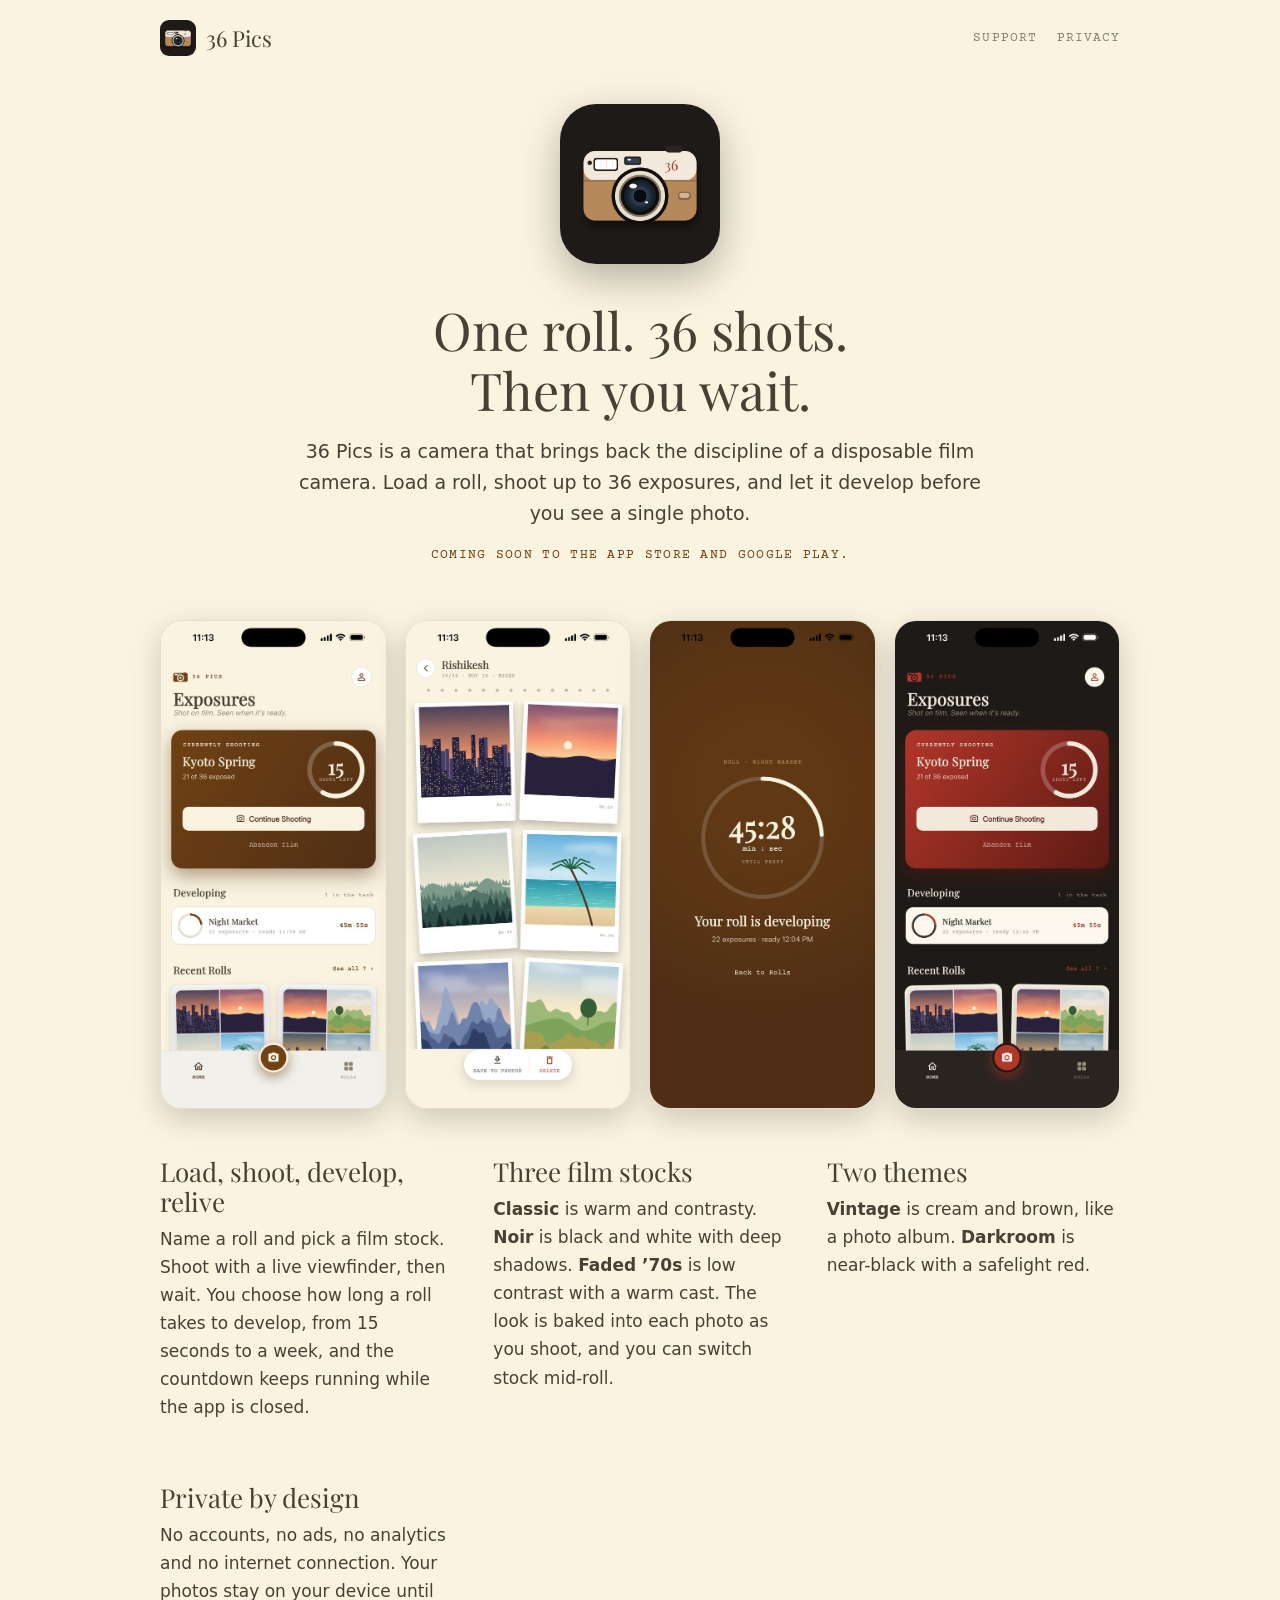
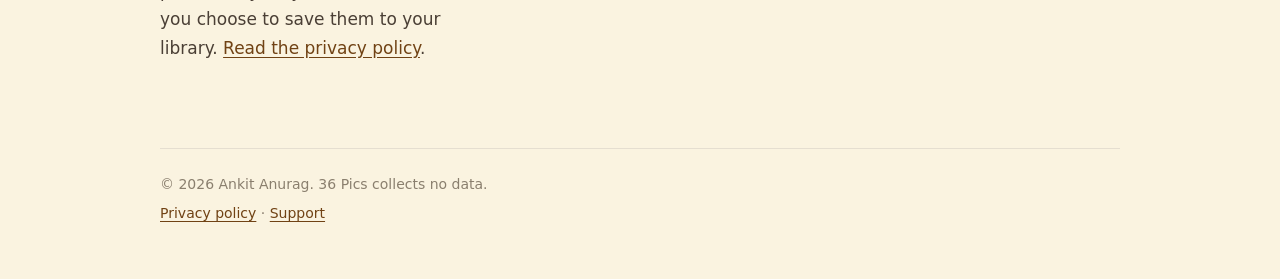
<file: site/index.html>
<!doctype html>
<html lang="en">
<head>
<meta charset="utf-8">
<meta name="viewport" content="width=device-width, initial-scale=1">
<title>36 Pics: one roll, 36 shots</title>
<meta name="description" content="A minimal film-style camera. Shoot one roll of 36, let it develop, then relive it. No accounts, no ads, no tracking.">
<link rel="canonical" href="https://36pics.toormai.com/">
<link rel="icon" type="image/png" href="img/icon-192.png">
<link rel="apple-touch-icon" href="img/icon-192.png">
<meta property="og:title" content="36 Pics: one roll, 36 shots">
<meta property="og:description" content="A minimal film-style camera. Shoot one roll of 36, let it develop, then relive it. No accounts, no ads, no tracking.">
<meta property="og:image" content="https://36pics.toormai.com/img/icon-512.png">
<meta name="theme-color" content="#FAF3E0">
<link rel="stylesheet" href="style.css">
</head>
<body>
<header class="top">
  <a class="brand" href="./"><img src="img/icon-192.png" alt="" width="36" height="36"><span>36 Pics</span></a>
  <nav><a href="support/">Support</a><a href="privacy/">Privacy</a></nav>
</header>
<main>

<section class="hero">
  <img class="icon" src="img/icon-512.png" alt="36 Pics app icon" width="160" height="160">
  <h1>One roll. 36 shots.<br>Then you wait.</h1>
  <p class="lede">36 Pics is a camera that brings back the discipline of a disposable film camera.
  Load a roll, shoot up to 36 exposures, and let it develop before you see a single photo.</p>
  <p class="soon">Coming soon to the App Store and Google Play.</p>
</section>

<section class="shots" aria-label="Screenshots">
  <img src="img/home.jpg" alt="Home screen showing the roll in the camera and a roll developing" width="270" height="587" loading="lazy">
  <img src="img/gallery.jpg" alt="A developed roll shown as polaroid prints" width="270" height="587" loading="lazy">
  <img src="img/developing.jpg" alt="Countdown while a roll develops" width="270" height="587" loading="lazy">
  <img src="img/darkroom.jpg" alt="Home screen in the Darkroom theme" width="270" height="587" loading="lazy">
</section>

<section class="cols">
  <div>
    <h2>Load, shoot, develop, relive</h2>
    <p>Name a roll and pick a film stock. Shoot with a live viewfinder, then wait. You choose how long a roll
    takes to develop, from 15 seconds to a week, and the countdown keeps running while the app is closed.</p>
  </div>
  <div>
    <h2>Three film stocks</h2>
    <p><strong>Classic</strong> is warm and contrasty. <strong>Noir</strong> is black and white with deep shadows.
    <strong>Faded &rsquo;70s</strong> is low contrast with a warm cast. The look is baked into each photo as you shoot,
    and you can switch stock mid-roll.</p>
  </div>
  <div>
    <h2>Two themes</h2>
    <p><strong>Vintage</strong> is cream and brown, like a photo album. <strong>Darkroom</strong> is near-black with
    a safelight red.</p>
  </div>
  <div>
    <h2>Private by design</h2>
    <p>No accounts, no ads, no analytics and no internet connection. Your photos stay on your device until you
    choose to save them to your library. <a href="privacy/">Read the privacy policy</a>.</p>
  </div>
</section>

</main>
<footer>
  <p>&copy; 2026 Ankit Anurag. 36 Pics collects no data.</p>
  <p><a href="privacy/">Privacy policy</a> &middot; <a href="support/">Support</a></p>
</footer>
</body>
</html>
</file>
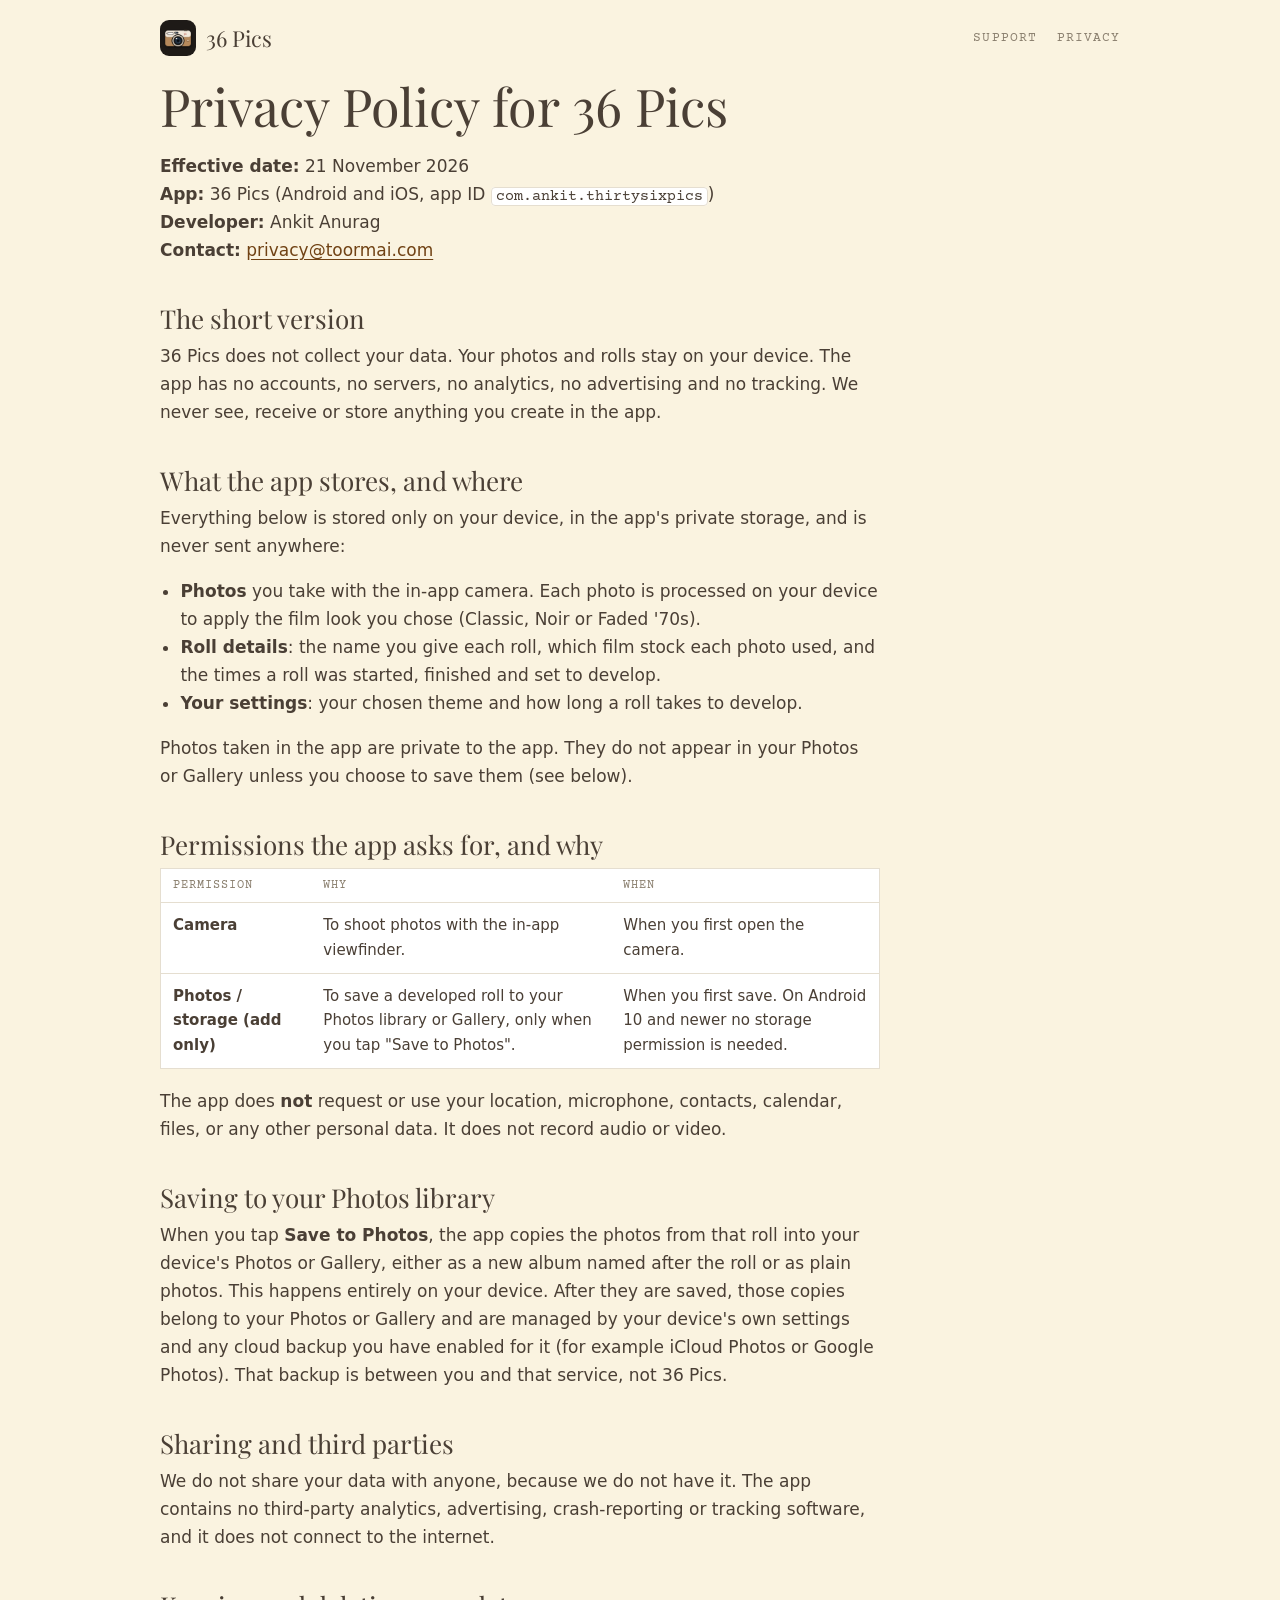
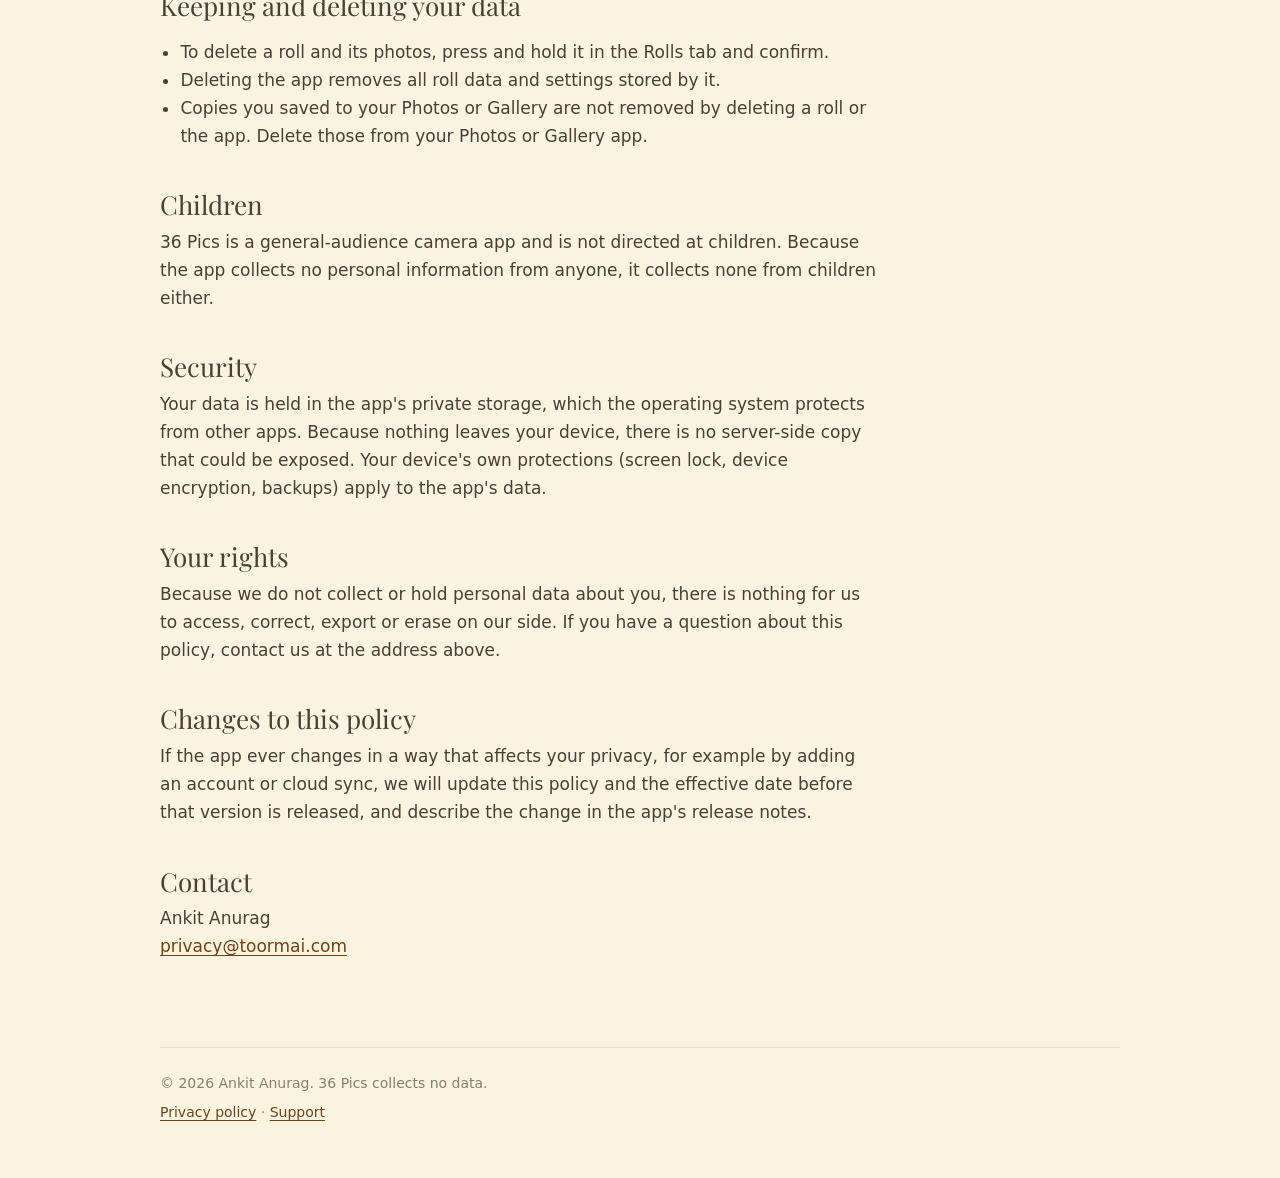
<file: site/privacy/index.html>
<!doctype html>
<html lang="en">
<head>
<meta charset="utf-8">
<meta name="viewport" content="width=device-width, initial-scale=1">
<title>Privacy Policy: 36 Pics</title>
<meta name="description" content="36 Pics does not collect your data. Your photos and rolls stay on your device.">
<link rel="canonical" href="https://36pics.toormai.com/privacy/">
<link rel="icon" type="image/png" href="../img/icon-192.png">
<link rel="apple-touch-icon" href="../img/icon-192.png">
<meta property="og:title" content="Privacy Policy: 36 Pics">
<meta property="og:description" content="36 Pics does not collect your data. Your photos and rolls stay on your device.">
<meta property="og:image" content="https://36pics.toormai.com/img/icon-512.png">
<meta name="theme-color" content="#FAF3E0">
<link rel="stylesheet" href="../style.css">
</head>
<body>
<header class="top">
  <a class="brand" href="../"><img src="../img/icon-192.png" alt="" width="36" height="36"><span>36 Pics</span></a>
  <nav><a href="../support/">Support</a><a href="../privacy/">Privacy</a></nav>
</header>
<main>
<article class="doc"><h1>Privacy Policy for 36 Pics</h1>
<p><strong>Effective date:</strong> 21 November 2026<br>
<strong>App:</strong> 36 Pics (Android and iOS, app ID <code>com.ankit.thirtysixpics</code>)<br>
<strong>Developer:</strong> Ankit Anurag<br>
<strong>Contact:</strong> <a href="mailto:privacy@toormai.com">privacy@toormai.com</a></p>
<h2>The short version</h2>
<p>36 Pics does not collect your data. Your photos and rolls stay on your device. The app has no accounts, no servers, no analytics, no advertising and no tracking. We never see, receive or store anything you create in the app.</p>
<h2>What the app stores, and where</h2>
<p>Everything below is stored only on your device, in the app's private storage, and is never sent anywhere:</p>
<ul><li><strong>Photos</strong> you take with the in-app camera. Each photo is processed on your device to apply the film look you chose (Classic, Noir or Faded '70s).</li><li><strong>Roll details</strong>: the name you give each roll, which film stock each photo used, and the times a roll was started, finished and set to develop.</li><li><strong>Your settings</strong>: your chosen theme and how long a roll takes to develop.</li></ul>
<p>Photos taken in the app are private to the app. They do not appear in your Photos or Gallery unless you choose to save them (see below).</p>
<h2>Permissions the app asks for, and why</h2>
<div class="table"><table><thead><tr><th>Permission</th><th>Why</th><th>When</th></tr></thead><tbody><tr><td><strong>Camera</strong></td><td>To shoot photos with the in-app viewfinder.</td><td>When you first open the camera.</td></tr><tr><td><strong>Photos / storage (add only)</strong></td><td>To save a developed roll to your Photos library or Gallery, only when you tap "Save to Photos".</td><td>When you first save. On Android 10 and newer no storage permission is needed.</td></tr></tbody></table></div>
<p>The app does <strong>not</strong> request or use your location, microphone, contacts, calendar, files, or any other personal data. It does not record audio or video.</p>
<h2>Saving to your Photos library</h2>
<p>When you tap <strong>Save to Photos</strong>, the app copies the photos from that roll into your device's Photos or Gallery, either as a new album named after the roll or as plain photos. This happens entirely on your device. After they are saved, those copies belong to your Photos or Gallery and are managed by your device's own settings and any cloud backup you have enabled for it (for example iCloud Photos or Google Photos). That backup is between you and that service, not 36 Pics.</p>
<h2>Sharing and third parties</h2>
<p>We do not share your data with anyone, because we do not have it. The app contains no third-party analytics, advertising, crash-reporting or tracking software, and it does not connect to the internet.</p>
<h2>Keeping and deleting your data</h2>
<ul><li>To delete a roll and its photos, press and hold it in the Rolls tab and confirm.</li><li>Deleting the app removes all roll data and settings stored by it.</li><li>Copies you saved to your Photos or Gallery are not removed by deleting a roll or the app. Delete those from your Photos or Gallery app.</li></ul>
<h2>Children</h2>
<p>36 Pics is a general-audience camera app and is not directed at children. Because the app collects no personal information from anyone, it collects none from children either.</p>
<h2>Security</h2>
<p>Your data is held in the app's private storage, which the operating system protects from other apps. Because nothing leaves your device, there is no server-side copy that could be exposed. Your device's own protections (screen lock, device encryption, backups) apply to the app's data.</p>
<h2>Your rights</h2>
<p>Because we do not collect or hold personal data about you, there is nothing for us to access, correct, export or erase on our side. If you have a question about this policy, contact us at the address above.</p>
<h2>Changes to this policy</h2>
<p>If the app ever changes in a way that affects your privacy, for example by adding an account or cloud sync, we will update this policy and the effective date before that version is released, and describe the change in the app's release notes.</p>
<h2>Contact</h2>
<p>Ankit Anurag<br>
<a href="mailto:privacy@toormai.com">privacy@toormai.com</a></p></article>
</main>
<footer>
  <p>&copy; 2026 Ankit Anurag. 36 Pics collects no data.</p>
  <p><a href="../privacy/">Privacy policy</a> &middot; <a href="../support/">Support</a></p>
</footer>
</body>
</html>
</file>
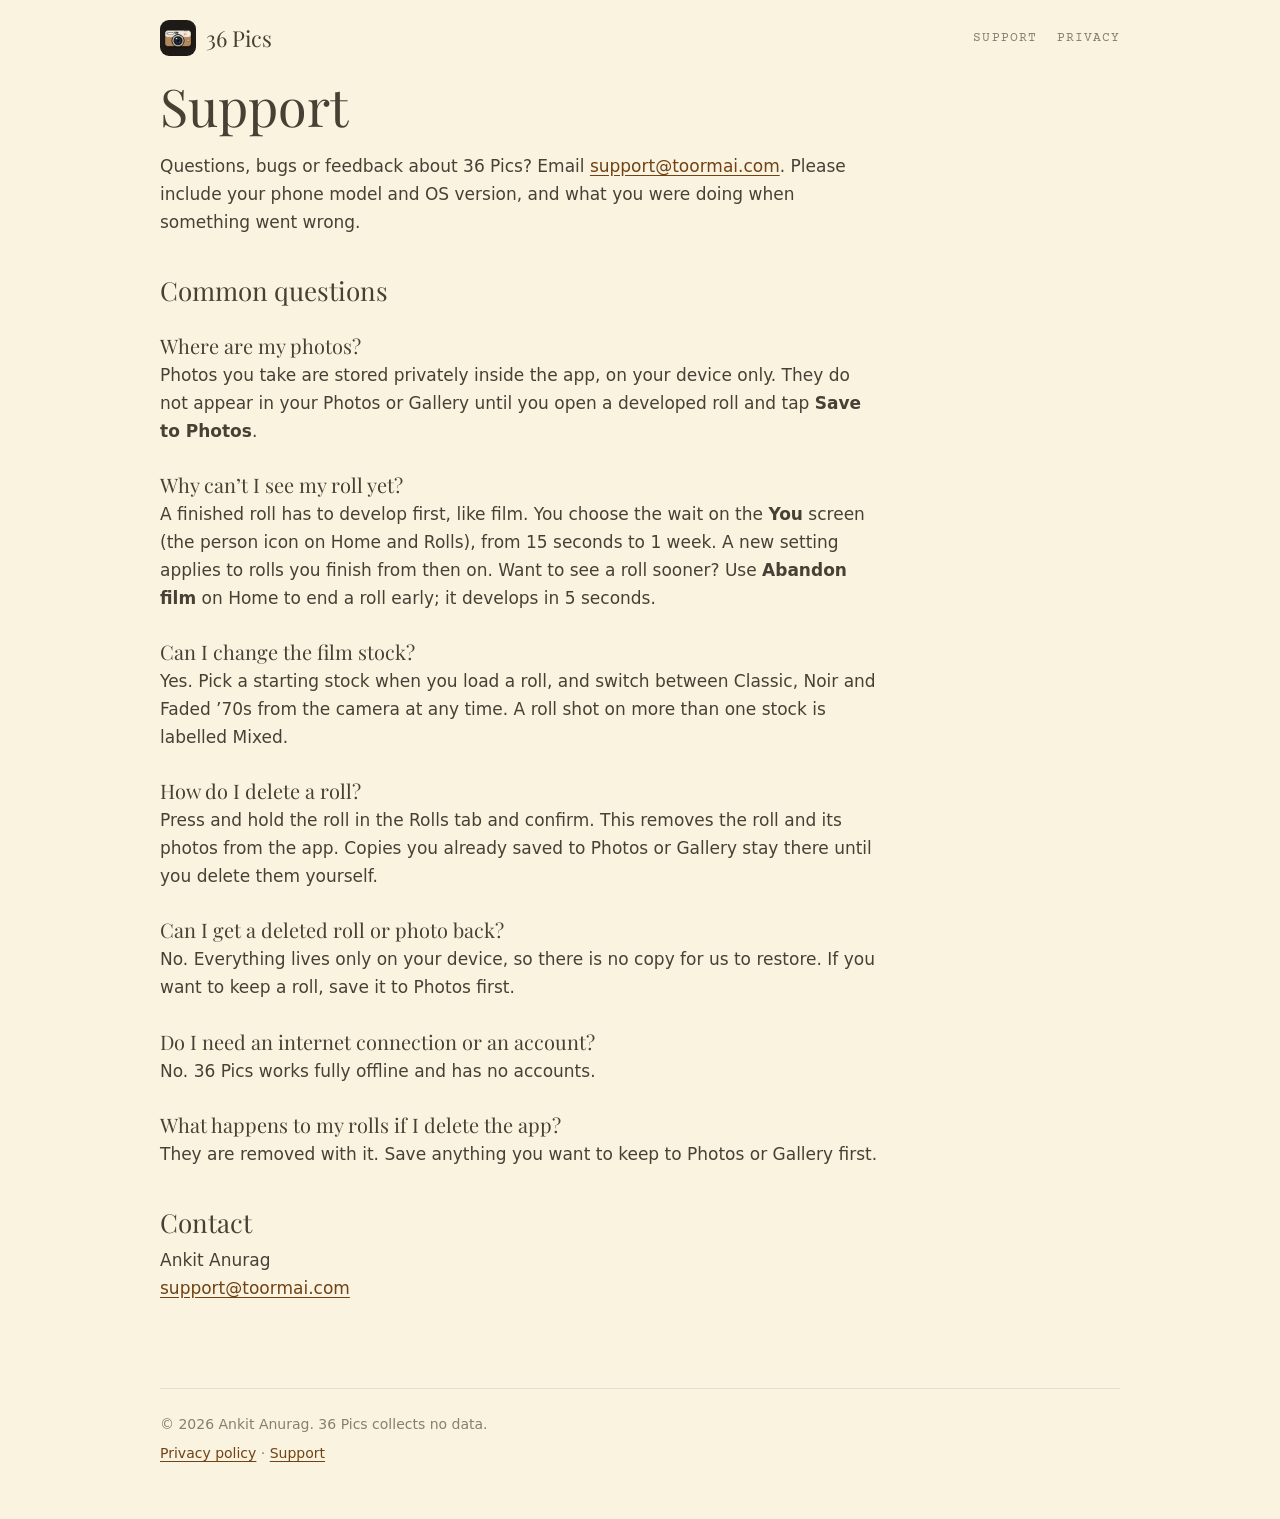
<file: site/support/index.html>
<!doctype html>
<html lang="en">
<head>
<meta charset="utf-8">
<meta name="viewport" content="width=device-width, initial-scale=1">
<title>Support: 36 Pics</title>
<meta name="description" content="Help and contact for 36 Pics.">
<link rel="canonical" href="https://36pics.toormai.com/support/">
<link rel="icon" type="image/png" href="../img/icon-192.png">
<link rel="apple-touch-icon" href="../img/icon-192.png">
<meta property="og:title" content="Support: 36 Pics">
<meta property="og:description" content="Help and contact for 36 Pics.">
<meta property="og:image" content="https://36pics.toormai.com/img/icon-512.png">
<meta name="theme-color" content="#FAF3E0">
<link rel="stylesheet" href="../style.css">
</head>
<body>
<header class="top">
  <a class="brand" href="../"><img src="../img/icon-192.png" alt="" width="36" height="36"><span>36 Pics</span></a>
  <nav><a href="../support/">Support</a><a href="../privacy/">Privacy</a></nav>
</header>
<main>
<article class="doc">
<h1>Support</h1>
<p>Questions, bugs or feedback about 36 Pics? Email <a href="mailto:support@toormai.com">support@toormai.com</a>.
Please include your phone model and OS version, and what you were doing when something went wrong.</p>

<h2>Common questions</h2>

<h3>Where are my photos?</h3>
<p>Photos you take are stored privately inside the app, on your device only. They do not appear in your Photos or
Gallery until you open a developed roll and tap <strong>Save to Photos</strong>.</p>

<h3>Why can&rsquo;t I see my roll yet?</h3>
<p>A finished roll has to develop first, like film. You choose the wait on the <strong>You</strong> screen
(the person icon on Home and Rolls), from 15 seconds to 1 week. A new setting applies to rolls you finish from then on.
Want to see a roll sooner? Use <strong>Abandon film</strong> on Home to end a roll early; it develops in 5 seconds.</p>

<h3>Can I change the film stock?</h3>
<p>Yes. Pick a starting stock when you load a roll, and switch between Classic, Noir and Faded &rsquo;70s from the camera
at any time. A roll shot on more than one stock is labelled Mixed.</p>

<h3>How do I delete a roll?</h3>
<p>Press and hold the roll in the Rolls tab and confirm. This removes the roll and its photos from the app.
Copies you already saved to Photos or Gallery stay there until you delete them yourself.</p>

<h3>Can I get a deleted roll or photo back?</h3>
<p>No. Everything lives only on your device, so there is no copy for us to restore. If you want to keep a roll, save it
to Photos first.</p>

<h3>Do I need an internet connection or an account?</h3>
<p>No. 36 Pics works fully offline and has no accounts.</p>

<h3>What happens to my rolls if I delete the app?</h3>
<p>They are removed with it. Save anything you want to keep to Photos or Gallery first.</p>

<h2>Contact</h2>
<p>Ankit Anurag<br><a href="mailto:support@toormai.com">support@toormai.com</a></p>
</article>
</main>
<footer>
  <p>&copy; 2026 Ankit Anurag. 36 Pics collects no data.</p>
  <p><a href="../privacy/">Privacy policy</a> &middot; <a href="../support/">Support</a></p>
</footer>
</body>
</html>
</file>
<file: site/style.css>
@font-face { font-family: "Playfair"; src: url("fonts/PlayfairDisplay-Regular.ttf") format("truetype"); font-display: swap; }
@font-face { font-family: "Courier Prime"; src: url("fonts/CourierPrime-Regular.ttf") format("truetype"); font-display: swap; }

:root {
  --bg: #FAF3E0;
  --fg: #4A3F35;
  --soft: #8A7F6E;
  --primary: #704214;
  --card: #FFFFFF;
  --border: #E5DED0;
  --link: #704214;
}
@media (prefers-color-scheme: dark) {
  :root {
    --bg: #1E1A17;
    --fg: #F2E9DC;
    --soft: #9C8F7E;
    --primary: #D8604F;
    --card: #2A2420;
    --border: #3A332C;
    --link: #E0A06A;
  }
}

* { box-sizing: border-box; }
html { -webkit-text-size-adjust: 100%; }
body {
  margin: 0;
  background: var(--bg);
  color: var(--fg);
  font: 17px/1.65 system-ui, -apple-system, "Segoe UI", Roboto, "Helvetica Neue", sans-serif;
}
a { color: var(--link); text-underline-offset: 3px; }
code { font: 0.9em "Courier Prime", ui-monospace, monospace; background: var(--card); border: 1px solid var(--border); border-radius: 4px; padding: 0 4px; }

.top, main, footer { width: min(960px, 100% - 32px); margin-inline: auto; }
.top { display: flex; align-items: center; justify-content: space-between; padding: 20px 0; }
.brand { display: flex; align-items: center; gap: 10px; text-decoration: none; color: var(--fg); font: 22px "Playfair", Georgia, serif; }
.brand img { border-radius: 9px; }
.top nav { display: flex; gap: 20px; font: 13px "Courier Prime", ui-monospace, monospace; letter-spacing: .08em; text-transform: uppercase; }
.top nav a { color: var(--soft); text-decoration: none; }
.top nav a:hover { color: var(--fg); }

h1, h2, h3 { font-family: "Playfair", Georgia, serif; font-weight: 400; line-height: 1.15; }
h1 { font-size: clamp(34px, 6vw, 52px); margin: 0 0 16px; }
h2 { font-size: 26px; margin: 40px 0 8px; }
h3 { font-size: 20px; margin: 28px 0 4px; }
p { margin: 0 0 14px; }

.hero { text-align: center; padding: 28px 0 8px; }
.hero .icon { border-radius: 36px; box-shadow: 0 14px 40px rgba(0,0,0,.28); margin-bottom: 28px; }
.lede { max-width: 38em; margin: 0 auto 18px; font-size: 19px; }
.soon { font: 13px "Courier Prime", ui-monospace, monospace; letter-spacing: .1em; text-transform: uppercase; color: var(--primary); }

.shots { display: grid; grid-template-columns: repeat(4, 1fr); gap: 18px; padding: 36px 0 8px; }
.shots img { width: 100%; height: auto; border-radius: 22px; border: 1px solid var(--border); box-shadow: 0 10px 30px rgba(0,0,0,.18); }

.cols { display: grid; grid-template-columns: repeat(auto-fit, minmax(260px, 1fr)); gap: 8px 40px; padding-bottom: 24px; }

.doc { max-width: 720px; padding-bottom: 24px; }
.doc ul { padding-left: 1.2em; }
.table { overflow-x: auto; margin: 0 0 18px; }
table { border-collapse: collapse; width: 100%; font-size: 15px; background: var(--card); border: 1px solid var(--border); }
th, td { text-align: left; vertical-align: top; padding: 10px 12px; border-bottom: 1px solid var(--border); }
th { font: 12px "Courier Prime", ui-monospace, monospace; letter-spacing: .08em; text-transform: uppercase; color: var(--soft); }

footer { border-top: 1px solid var(--border); margin-top: 48px; padding: 24px 0 48px; color: var(--soft); font-size: 14px; }
footer p { margin: 0 0 6px; }

@media (max-width: 640px) {
  body { font-size: 16px; }
  .shots { grid-template-columns: repeat(2, 1fr); gap: 12px; }
  .shots img { border-radius: 18px; }
}
</file>
